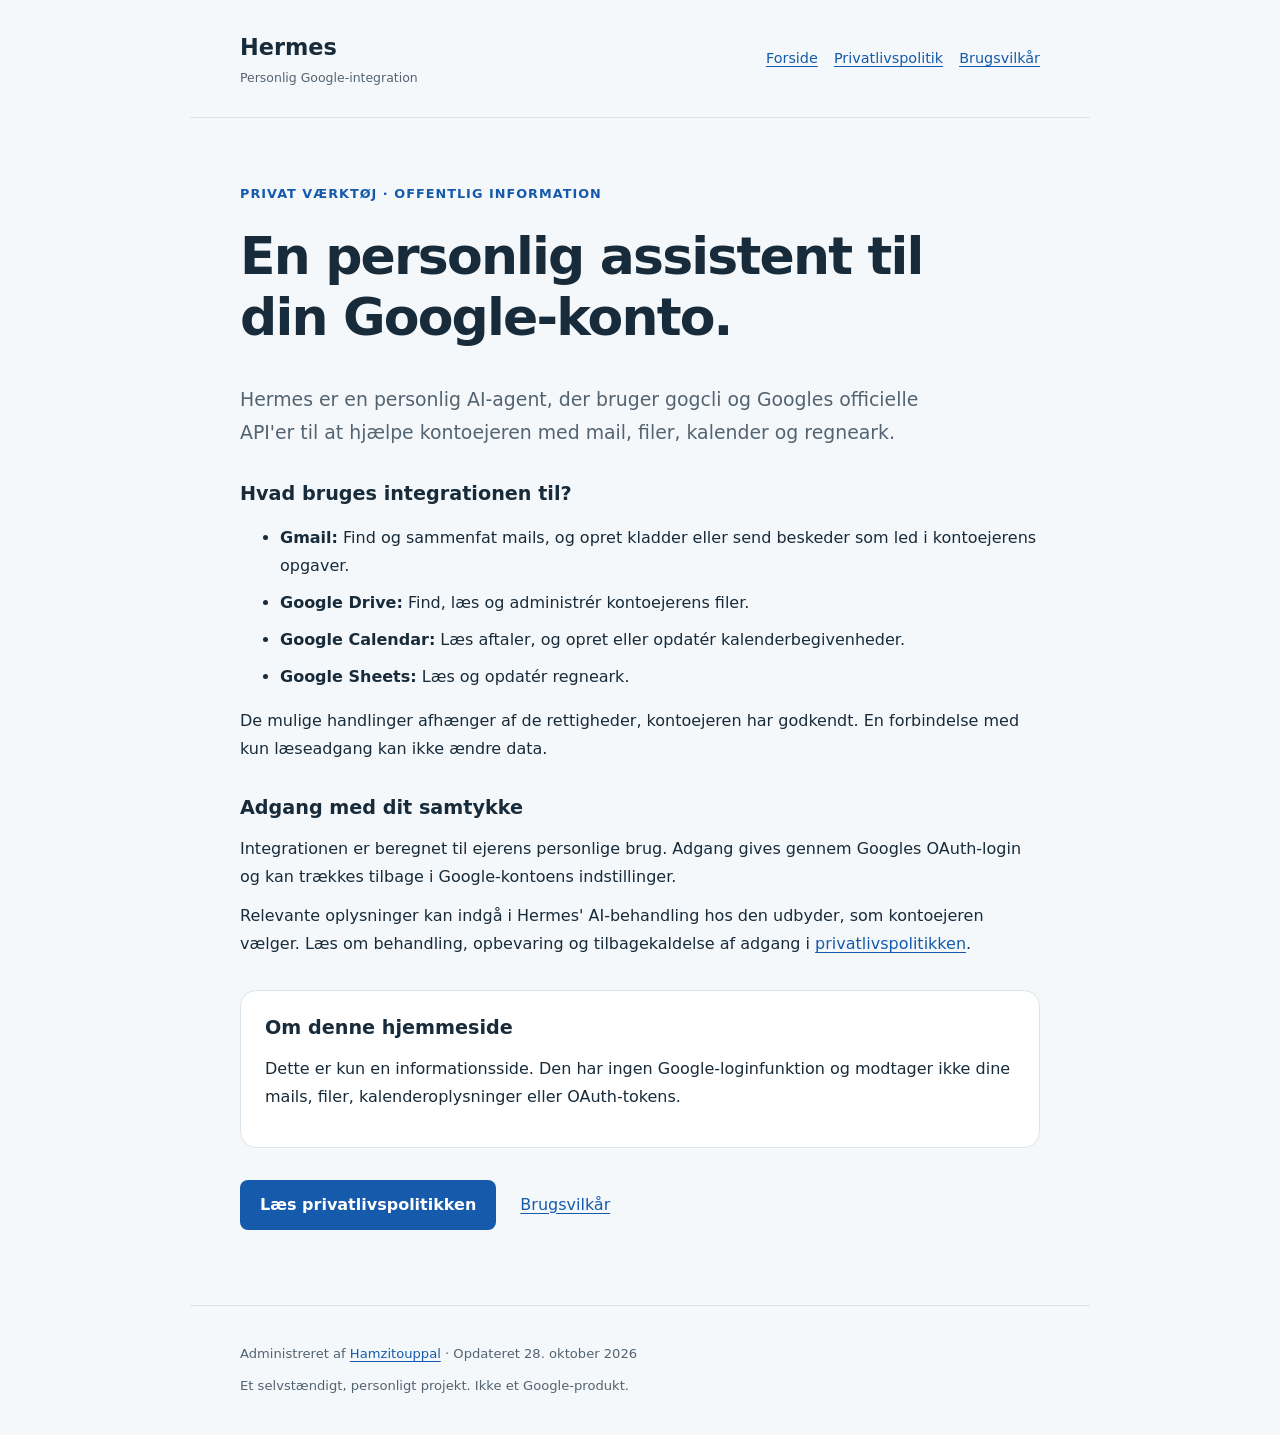
<file: index.html>
<!doctype html>
<html lang="da">
<head>
<meta charset="utf-8">
<meta name="viewport" content="width=device-width, initial-scale=1">
<meta name="description" content="Information om Hermes, en personlig AI-assistents adgang til Gmail, Google Drive, Calendar og Sheets gennem Google OAuth.">
<title>Personlig Google-integration | Hermes</title>
<link rel="stylesheet" href="style.css">
</head>
<body>
<a class="skip" href="#indhold">Gå til indhold</a>
<header><a class="brand" href="index.html">Hermes<span>Personlig Google-integration</span></a><nav aria-label="Navigation"><a href="index.html">Forside</a><a href="privacy.html">Privatlivspolitik</a><a href="terms.html">Brugsvilkår</a></nav></header>
<main id="indhold">
<p class="eyebrow">Privat værktøj · Offentlig information</p>
<h1>En personlig assistent til din Google-konto.</h1>
<p class="lead">Hermes er en personlig AI-agent, der bruger gogcli og Googles officielle API'er til at hjælpe kontoejeren med mail, filer, kalender og regneark.</p>
<section><h2>Hvad bruges integrationen til?</h2>
<ul>
<li><strong>Gmail:</strong> Find og sammenfat mails, og opret kladder eller send beskeder som led i kontoejerens opgaver.</li>
<li><strong>Google Drive:</strong> Find, læs og administrér kontoejerens filer.</li>
<li><strong>Google Calendar:</strong> Læs aftaler, og opret eller opdatér kalenderbegivenheder.</li>
<li><strong>Google Sheets:</strong> Læs og opdatér regneark.</li>
</ul><p>De mulige handlinger afhænger af de rettigheder, kontoejeren har godkendt. En forbindelse med kun læseadgang kan ikke ændre data.</p></section>
<section><h2>Adgang med dit samtykke</h2>
<p>Integrationen er beregnet til ejerens personlige brug. Adgang gives gennem Googles OAuth-login og kan trækkes tilbage i Google-kontoens indstillinger.</p>
<p>Relevante oplysninger kan indgå i Hermes' AI-behandling hos den udbyder, som kontoejeren vælger. Læs om behandling, opbevaring og tilbagekaldelse af adgang i <a href="privacy.html">privatlivspolitikken</a>.</p>
</section>
<aside><h2>Om denne hjemmeside</h2><p>Dette er kun en informationsside. Den har ingen Google-loginfunktion og modtager ikke dine mails, filer, kalenderoplysninger eller OAuth-tokens.</p></aside>
<p class="links"><a class="button" href="privacy.html">Læs privatlivspolitikken</a><a href="terms.html">Brugsvilkår</a></p></main>
<footer><p>Administreret af <a href="https://github.com/Hamzitouppal">Hamzitouppal</a> · Opdateret 28. oktober 2026</p><p>Et selvstændigt, personligt projekt. Ikke et Google-produkt.</p></footer>
</body>
</html>
</file>
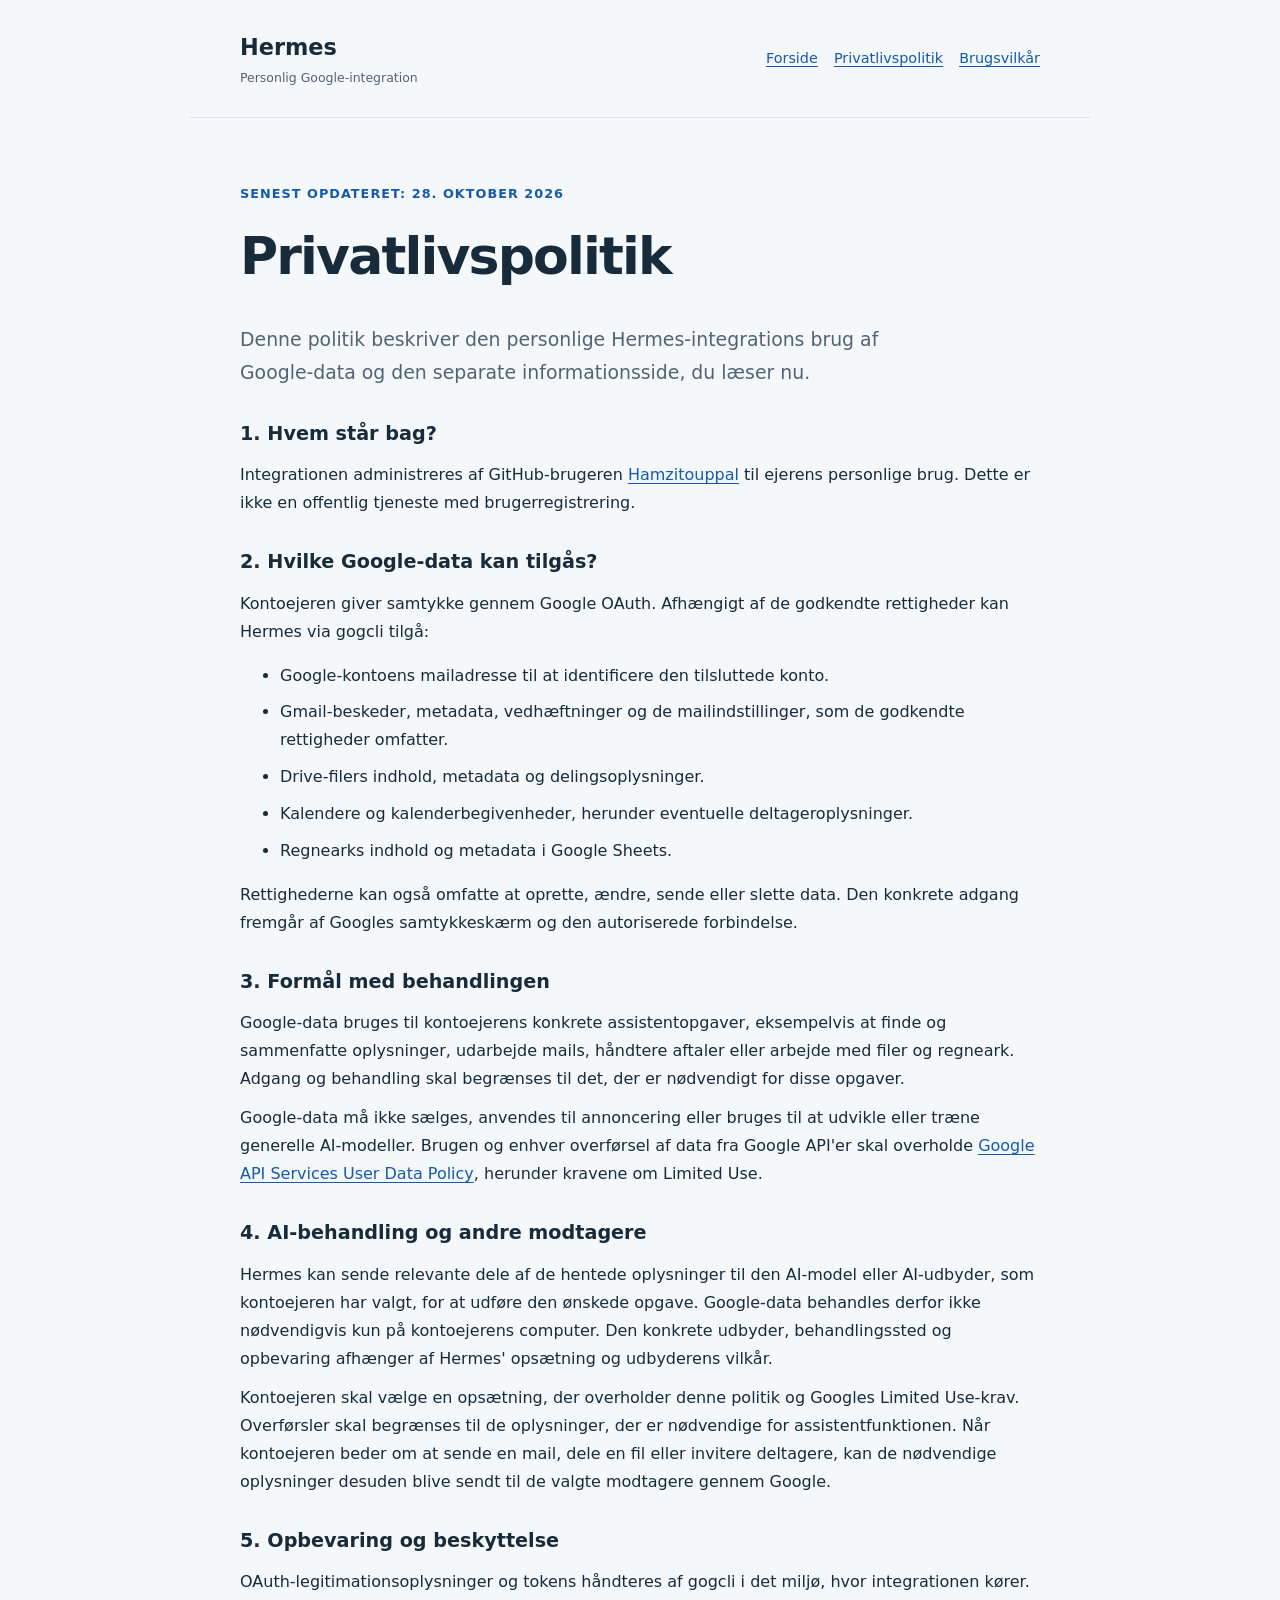
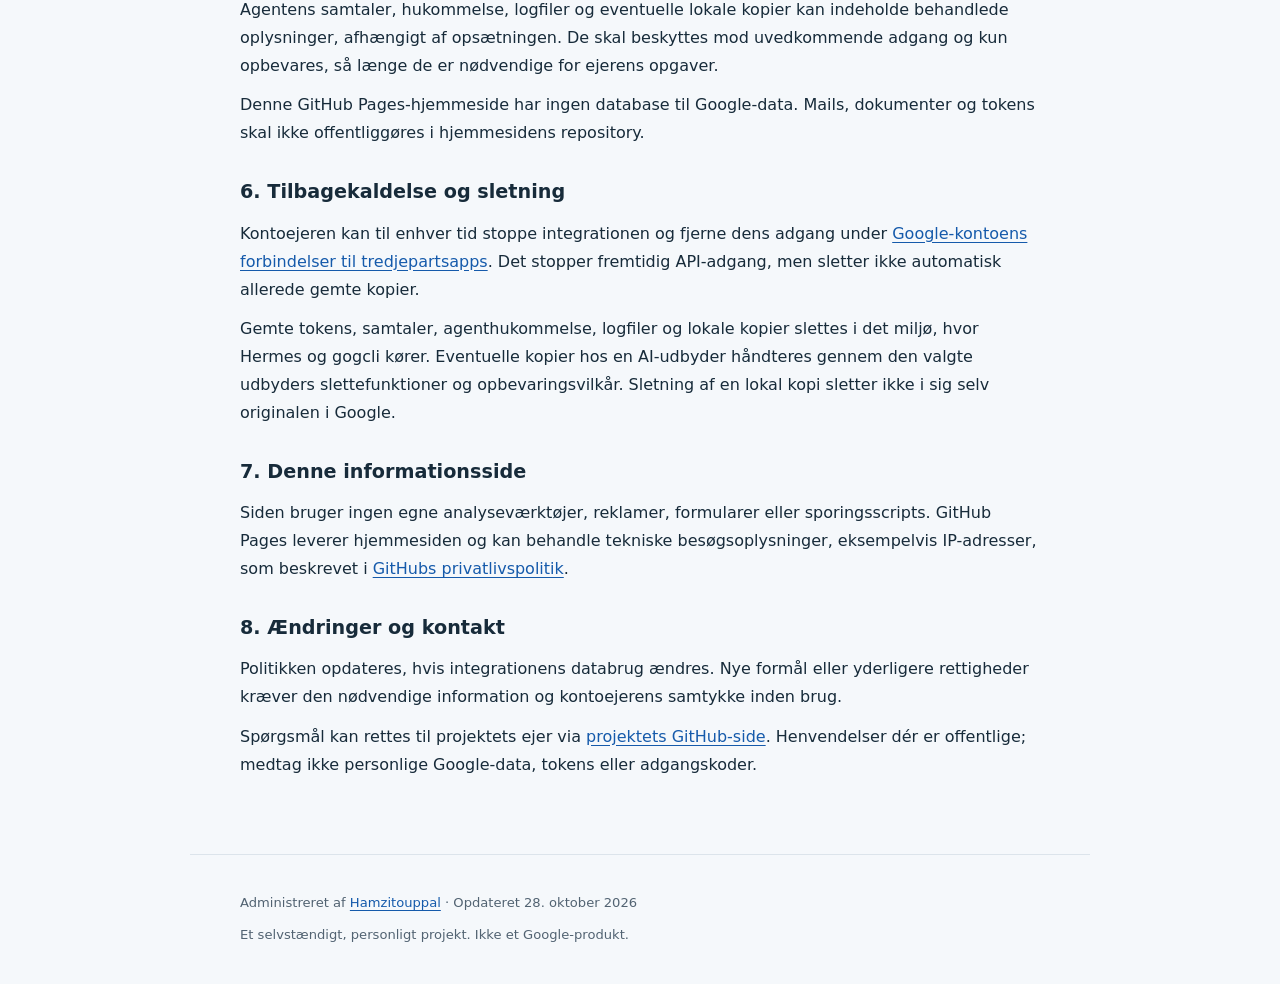
<file: privacy.html>
<!doctype html>
<html lang="da">
<head>
<meta charset="utf-8">
<meta name="viewport" content="width=device-width, initial-scale=1">
<meta name="description" content="Privatlivspolitik for Hermes' personlige Google-integration og denne informationsside.">
<title>Privatlivspolitik | Hermes</title>
<link rel="stylesheet" href="style.css">
</head>
<body>
<a class="skip" href="#indhold">Gå til indhold</a>
<header><a class="brand" href="index.html">Hermes<span>Personlig Google-integration</span></a><nav aria-label="Navigation"><a href="index.html">Forside</a><a href="privacy.html">Privatlivspolitik</a><a href="terms.html">Brugsvilkår</a></nav></header>
<main id="indhold">
<p class="eyebrow">Senest opdateret: 28. oktober 2026</p>
<h1>Privatlivspolitik</h1>
<p class="lead">Denne politik beskriver den personlige Hermes-integrations brug af Google-data og den separate informationsside, du læser nu.</p>
<section><h2>1. Hvem står bag?</h2>
<p>Integrationen administreres af GitHub-brugeren <a href="https://github.com/Hamzitouppal">Hamzitouppal</a> til ejerens personlige brug. Dette er ikke en offentlig tjeneste med brugerregistrering.</p></section>
<section><h2>2. Hvilke Google-data kan tilgås?</h2>
<p>Kontoejeren giver samtykke gennem Google OAuth. Afhængigt af de godkendte rettigheder kan Hermes via gogcli tilgå:</p>
<ul><li>Google-kontoens mailadresse til at identificere den tilsluttede konto.</li>
<li>Gmail-beskeder, metadata, vedhæftninger og de mailindstillinger, som de godkendte rettigheder omfatter.</li>
<li>Drive-filers indhold, metadata og delingsoplysninger.</li>
<li>Kalendere og kalenderbegivenheder, herunder eventuelle deltageroplysninger.</li>
<li>Regnearks indhold og metadata i Google Sheets.</li></ul>
<p>Rettighederne kan også omfatte at oprette, ændre, sende eller slette data. Den konkrete adgang fremgår af Googles samtykkeskærm og den autoriserede forbindelse.</p></section>
<section><h2>3. Formål med behandlingen</h2>
<p>Google-data bruges til kontoejerens konkrete assistentopgaver, eksempelvis at finde og sammenfatte oplysninger, udarbejde mails, håndtere aftaler eller arbejde med filer og regneark. Adgang og behandling skal begrænses til det, der er nødvendigt for disse opgaver.</p>
<p>Google-data må ikke sælges, anvendes til annoncering eller bruges til at udvikle eller træne generelle AI-modeller. Brugen og enhver overførsel af data fra Google API'er skal overholde <a href="https://developers.google.com/terms/api-services-user-data-policy">Google API Services User Data Policy</a>, herunder kravene om Limited Use.</p></section>
<section><h2>4. AI-behandling og andre modtagere</h2>
<p>Hermes kan sende relevante dele af de hentede oplysninger til den AI-model eller AI-udbyder, som kontoejeren har valgt, for at udføre den ønskede opgave. Google-data behandles derfor ikke nødvendigvis kun på kontoejerens computer. Den konkrete udbyder, behandlingssted og opbevaring afhænger af Hermes' opsætning og udbyderens vilkår.</p>
<p>Kontoejeren skal vælge en opsætning, der overholder denne politik og Googles Limited Use-krav. Overførsler skal begrænses til de oplysninger, der er nødvendige for assistentfunktionen. Når kontoejeren beder om at sende en mail, dele en fil eller invitere deltagere, kan de nødvendige oplysninger desuden blive sendt til de valgte modtagere gennem Google.</p></section>
<section><h2>5. Opbevaring og beskyttelse</h2>
<p>OAuth-legitimationsoplysninger og tokens håndteres af gogcli i det miljø, hvor integrationen kører. Agentens samtaler, hukommelse, logfiler og eventuelle lokale kopier kan indeholde behandlede oplysninger, afhængigt af opsætningen. De skal beskyttes mod uvedkommende adgang og kun opbevares, så længe de er nødvendige for ejerens opgaver.</p>
<p>Denne GitHub Pages-hjemmeside har ingen database til Google-data. Mails, dokumenter og tokens skal ikke offentliggøres i hjemmesidens repository.</p></section>
<section><h2>6. Tilbagekaldelse og sletning</h2>
<p>Kontoejeren kan til enhver tid stoppe integrationen og fjerne dens adgang under <a href="https://myaccount.google.com/connections">Google-kontoens forbindelser til tredjepartsapps</a>. Det stopper fremtidig API-adgang, men sletter ikke automatisk allerede gemte kopier.</p>
<p>Gemte tokens, samtaler, agenthukommelse, logfiler og lokale kopier slettes i det miljø, hvor Hermes og gogcli kører. Eventuelle kopier hos en AI-udbyder håndteres gennem den valgte udbyders slettefunktioner og opbevaringsvilkår. Sletning af en lokal kopi sletter ikke i sig selv originalen i Google.</p></section>
<section><h2>7. Denne informationsside</h2>
<p>Siden bruger ingen egne analyseværktøjer, reklamer, formularer eller sporingsscripts. GitHub Pages leverer hjemmesiden og kan behandle tekniske besøgsoplysninger, eksempelvis IP-adresser, som beskrevet i <a href="https://docs.github.com/en/site-policy/privacy-policies/github-general-privacy-statement">GitHubs privatlivspolitik</a>.</p></section>
<section><h2>8. Ændringer og kontakt</h2>
<p>Politikken opdateres, hvis integrationens databrug ændres. Nye formål eller yderligere rettigheder kræver den nødvendige information og kontoejerens samtykke inden brug.</p>
<p>Spørgsmål kan rettes til projektets ejer via <a href="https://github.com/Hamzitouppal/hermes-info/issues">projektets GitHub-side</a>. Henvendelser dér er offentlige; medtag ikke personlige Google-data, tokens eller adgangskoder.</p></section></main>
<footer><p>Administreret af <a href="https://github.com/Hamzitouppal">Hamzitouppal</a> · Opdateret 28. oktober 2026</p><p>Et selvstændigt, personligt projekt. Ikke et Google-produkt.</p></footer>
</body>
</html>
</file>
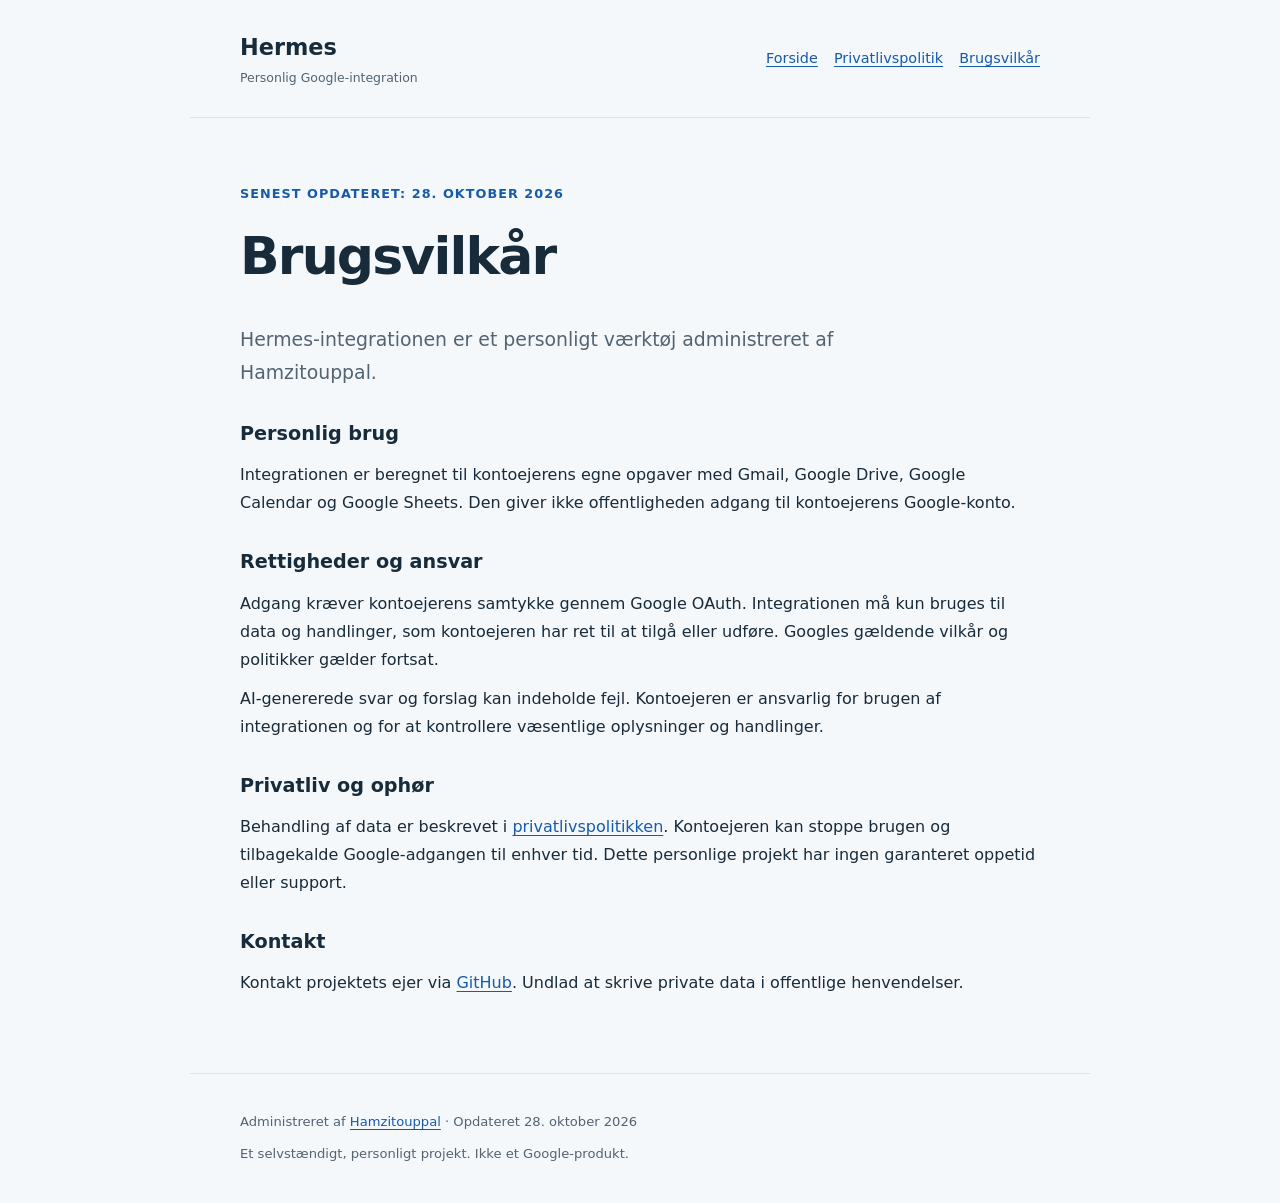
<file: terms.html>
<!doctype html>
<html lang="da">
<head>
<meta charset="utf-8">
<meta name="viewport" content="width=device-width, initial-scale=1">
<meta name="description" content="Vilkår for den personlige Hermes-integration til Google-tjenester.">
<title>Brugsvilkår | Hermes</title>
<link rel="stylesheet" href="style.css">
</head>
<body>
<a class="skip" href="#indhold">Gå til indhold</a>
<header><a class="brand" href="index.html">Hermes<span>Personlig Google-integration</span></a><nav aria-label="Navigation"><a href="index.html">Forside</a><a href="privacy.html">Privatlivspolitik</a><a href="terms.html">Brugsvilkår</a></nav></header>
<main id="indhold">
<p class="eyebrow">Senest opdateret: 28. oktober 2026</p>
<h1>Brugsvilkår</h1>
<p class="lead">Hermes-integrationen er et personligt værktøj administreret af Hamzitouppal.</p>
<section><h2>Personlig brug</h2><p>Integrationen er beregnet til kontoejerens egne opgaver med Gmail, Google Drive, Google Calendar og Google Sheets. Den giver ikke offentligheden adgang til kontoejerens Google-konto.</p></section>
<section><h2>Rettigheder og ansvar</h2><p>Adgang kræver kontoejerens samtykke gennem Google OAuth. Integrationen må kun bruges til data og handlinger, som kontoejeren har ret til at tilgå eller udføre. Googles gældende vilkår og politikker gælder fortsat.</p><p>AI-genererede svar og forslag kan indeholde fejl. Kontoejeren er ansvarlig for brugen af integrationen og for at kontrollere væsentlige oplysninger og handlinger.</p></section>
<section><h2>Privatliv og ophør</h2><p>Behandling af data er beskrevet i <a href="privacy.html">privatlivspolitikken</a>. Kontoejeren kan stoppe brugen og tilbagekalde Google-adgangen til enhver tid. Dette personlige projekt har ingen garanteret oppetid eller support.</p></section>
<section><h2>Kontakt</h2><p>Kontakt projektets ejer via <a href="https://github.com/Hamzitouppal/hermes-info/issues">GitHub</a>. Undlad at skrive private data i offentlige henvendelser.</p></section></main>
<footer><p>Administreret af <a href="https://github.com/Hamzitouppal">Hamzitouppal</a> · Opdateret 28. oktober 2026</p><p>Et selvstændigt, personligt projekt. Ikke et Google-produkt.</p></footer>
</body>
</html>
</file>
<file: style.css>
:root{color-scheme:light;--ink:#172b3a;--muted:#526372;--blue:#155aab;--line:#dce4eb;--paper:#fff;--bg:#f5f8fb}
*{box-sizing:border-box}html{font-family:system-ui,-apple-system,BlinkMacSystemFont,"Segoe UI",sans-serif;line-height:1.75;background:var(--bg);color:var(--ink)}
body{margin:0}header,main,footer{max-width:900px;margin:auto;padding:28px clamp(20px,5vw,50px)}header{display:flex;justify-content:space-between;align-items:center;gap:24px;border-bottom:1px solid var(--line)}a{color:var(--blue);text-underline-offset:.2em}a:hover{text-decoration-thickness:2px}a:focus-visible{outline:3px solid #d07600;outline-offset:4px}.brand{font-size:1.4rem;font-weight:750;text-decoration:none;color:var(--ink)}.brand span{display:block;font-size:.78rem;font-weight:400;color:var(--muted)}nav{display:flex;flex-wrap:wrap;gap:16px;font-size:.9rem}main{padding-top:56px;padding-bottom:64px;min-height:60vh}h1{font-size:clamp(2rem,5vw,3.25rem);line-height:1.16;letter-spacing:-.035em;max-width:700px;margin:.4em 0 .7em}h2{font-size:1.2rem;line-height:1.4;margin:0 0 .7em}p{margin:.7em 0}section{margin-top:32px}.eyebrow{font-size:.8rem;text-transform:uppercase;letter-spacing:.08em;font-weight:650;color:var(--blue)}.lead{font-size:1.18rem;color:var(--muted);max-width:710px}li{margin:.55em 0}aside{background:var(--paper);border:1px solid var(--line);border-radius:16px;padding:24px;margin:32px 0}.links{display:flex;align-items:center;gap:24px;flex-wrap:wrap}.button{background:var(--blue);color:#fff;padding:11px 20px;border-radius:8px;text-decoration:none;font-weight:600}footer{border-top:1px solid var(--line);font-size:.82rem;color:var(--muted)}.skip{position:absolute;top:-100px;left:15px;background:white;padding:10px}.skip:focus{top:10px}@media(max-width:650px){header{align-items:flex-start;flex-direction:column;gap:12px}main{padding-top:32px}nav{gap:14px;font-size:.85rem}}
</file>
